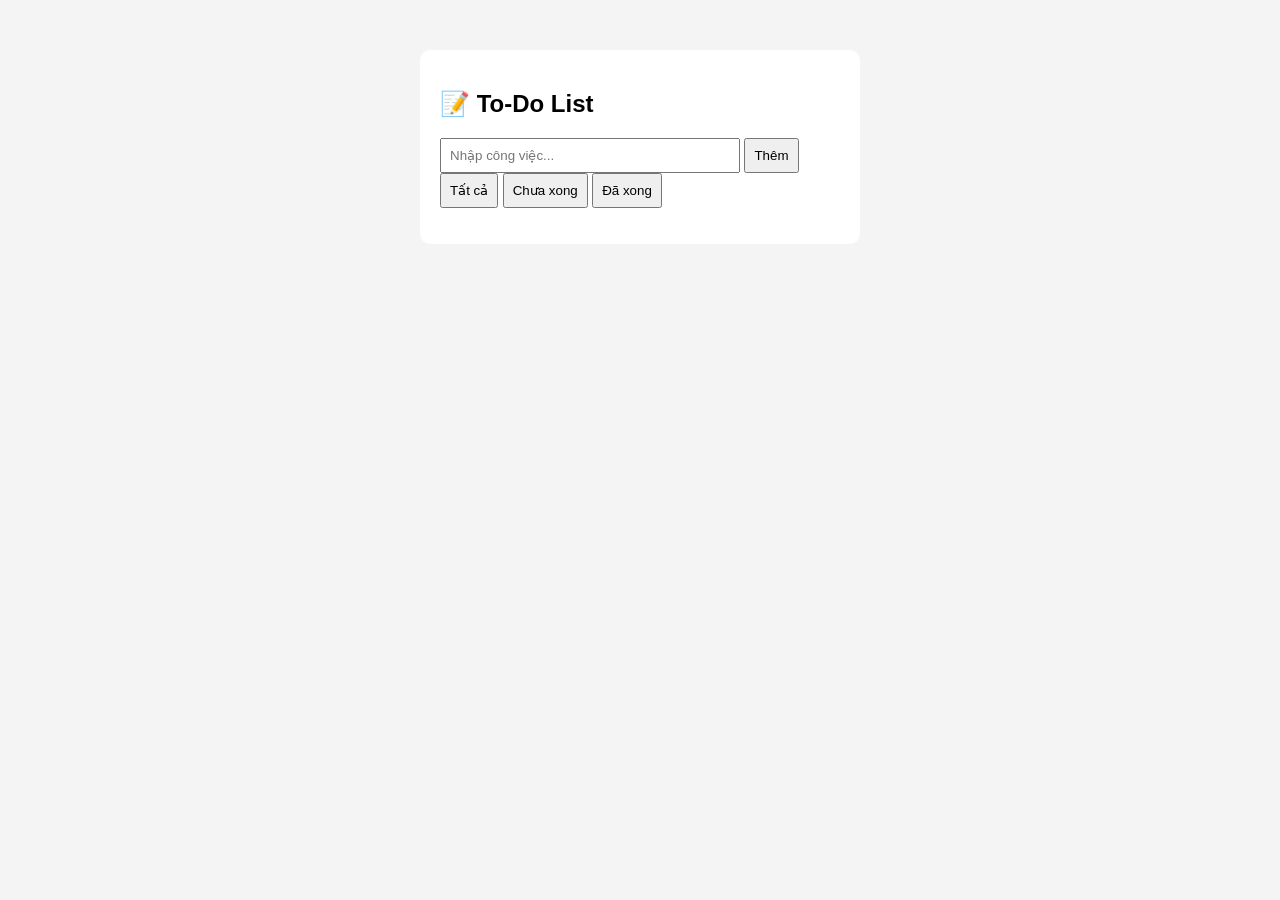
<file: index.html>
<!doctype html>
<html lang="vi">
  <head>
    <meta charset="UTF-8" />
    <title>To-Do App</title>
    <link rel="stylesheet" href="style.css" />
  </head>
  <body>
    <div class="container">
      <h2>📝 To-Do List</h2>

      <div class="input-group">
        <input id="taskInput" placeholder="Nhập công việc..." />
        <button onclick="addTask()">Thêm</button>
      </div>

      <div class="filters">
        <button onclick="filterTasks('all')">Tất cả</button>
        <button onclick="filterTasks('active')">Chưa xong</button>
        <button onclick="filterTasks('done')">Đã xong</button>
      </div>

      <ul id="taskList"></ul>
    </div>

    <script src="app.js"></script>
  </body>
</html>
</file>
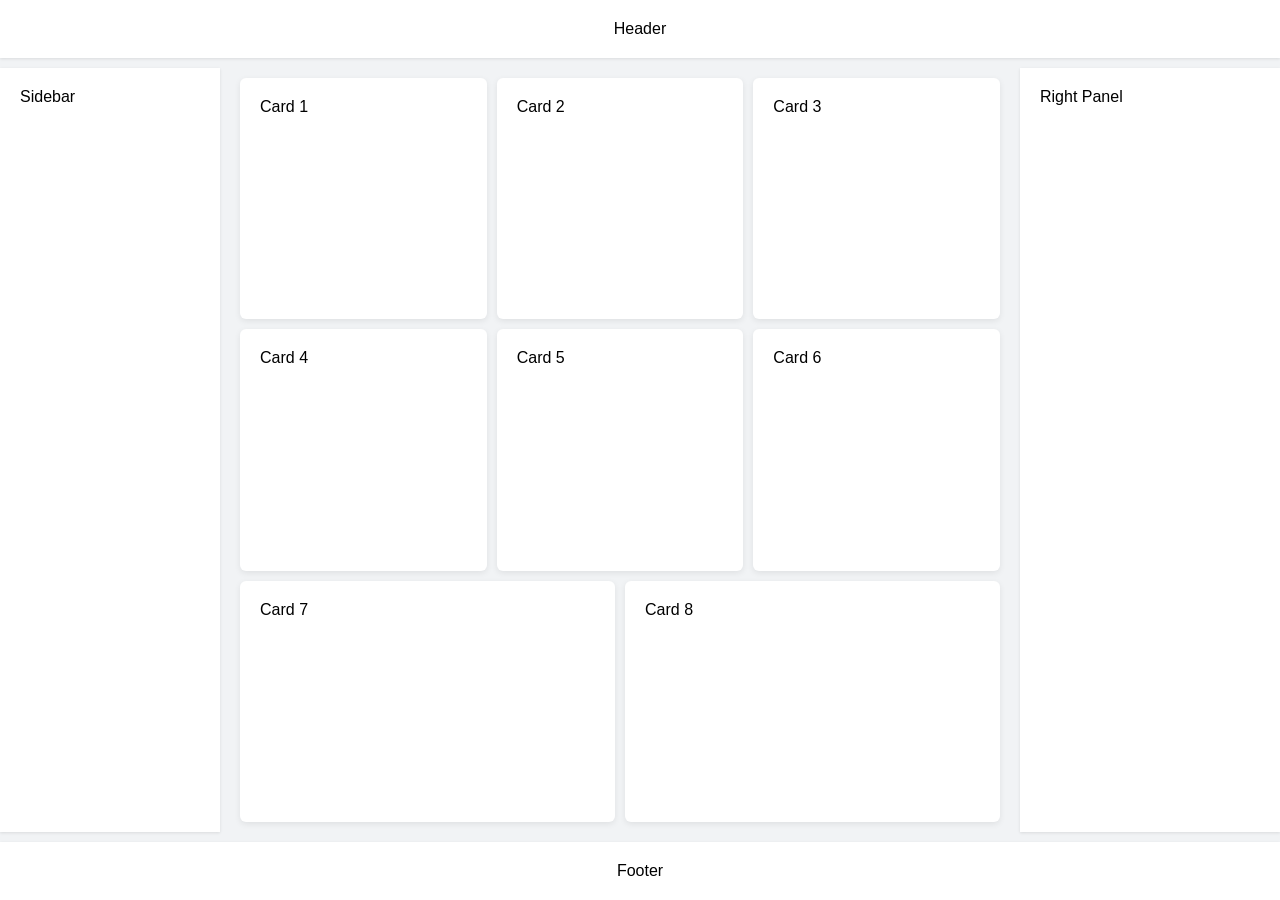
<file: 15/04/2026/index.html>
<!doctype html>
<html lang="en">
  <head>
    <meta charset="UTF-8" />
    <meta name="viewport" content="width=device-width, initial-scale=1.0" />
    <title>Dashboard</title>

    <style>
      /* ===== Reset ===== */
      * {
        margin: 0;
        padding: 0;
        box-sizing: border-box;
      }

      body {
        font-family: Arial, sans-serif;
        background: #f1f3f5;
      }

      /* ===== Layout ===== */
      .layout {
        display: flex;
        flex-direction: column;
        gap: 10px;
        min-height: 100vh;
      }

      /* ===== Blocks ===== */
      .layout__header,
      .layout__footer {
        background: #ffffff;
        padding: 20px;
        text-align: center;
        box-shadow: 0 1px 3px rgba(0, 0, 0, 0.1);
      }

      .layout__sidebar,
      .layout__right {
        background: #ffffff;
        padding: 20px;
        box-shadow: 0 1px 3px rgba(0, 0, 0, 0.1);
      }

      .layout__main {
        display: flex;
        flex-wrap: wrap;
        gap: 10px;
        padding: 10px;
      }

      /* ===== Card ===== */
      .card {
        flex: 1 1 100%;
        background: #ffffff;
        padding: 20px;
        border-radius: 6px;
        box-shadow: 0 2px 6px rgba(0, 0, 0, 0.08);
        transition:
          transform 0.2s ease,
          box-shadow 0.2s ease;
      }

      .card:hover {
        transform: translateY(-4px);
        box-shadow: 0 4px 12px rgba(0, 0, 0, 0.12);
      }

      /* ===== Tablet ===== */
      @media (min-width: 768px) {
        .layout {
          display: grid;
          grid-template-columns: 220px 1fr;
          grid-template-rows: auto 1fr auto;
          grid-template-areas:
            "header header"
            "sidebar main"
            "footer footer";
        }

        .layout__header {
          grid-area: header;
        }
        .layout__sidebar {
          grid-area: sidebar;
        }
        .layout__main {
          grid-area: main;
        }
        .layout__footer {
          grid-area: footer;
        }

        .layout__right {
          display: none;
        }

        .card {
          flex: 1 1 calc(50% - 10px);
        }
      }

      /* ===== Desktop ===== */
      @media (min-width: 1024px) {
        .layout {
          grid-template-columns: 220px 1fr 260px;
          grid-template-areas:
            "header header header"
            "sidebar main right"
            "footer footer footer";
        }

        .layout__right {
          display: block;
          grid-area: right;
        }

        .card {
          flex: 1 1 calc(33.33% - 10px);
        }
      }
    </style>
  </head>

  <body>
    <div class="layout">
      <header class="layout__header">Header</header>

      <aside class="layout__sidebar">Sidebar</aside>

      <main class="layout__main">
        <div class="card">Card 1</div>
        <div class="card">Card 2</div>
        <div class="card">Card 3</div>
        <div class="card">Card 4</div>
        <div class="card">Card 5</div>
        <div class="card">Card 6</div>
        <div class="card">Card 7</div>
        <div class="card">Card 8</div>
      </main>

      <aside class="layout__right">Right Panel</aside>

      <footer class="layout__footer">Footer</footer>
    </div>
  </body>
</html>
</file>
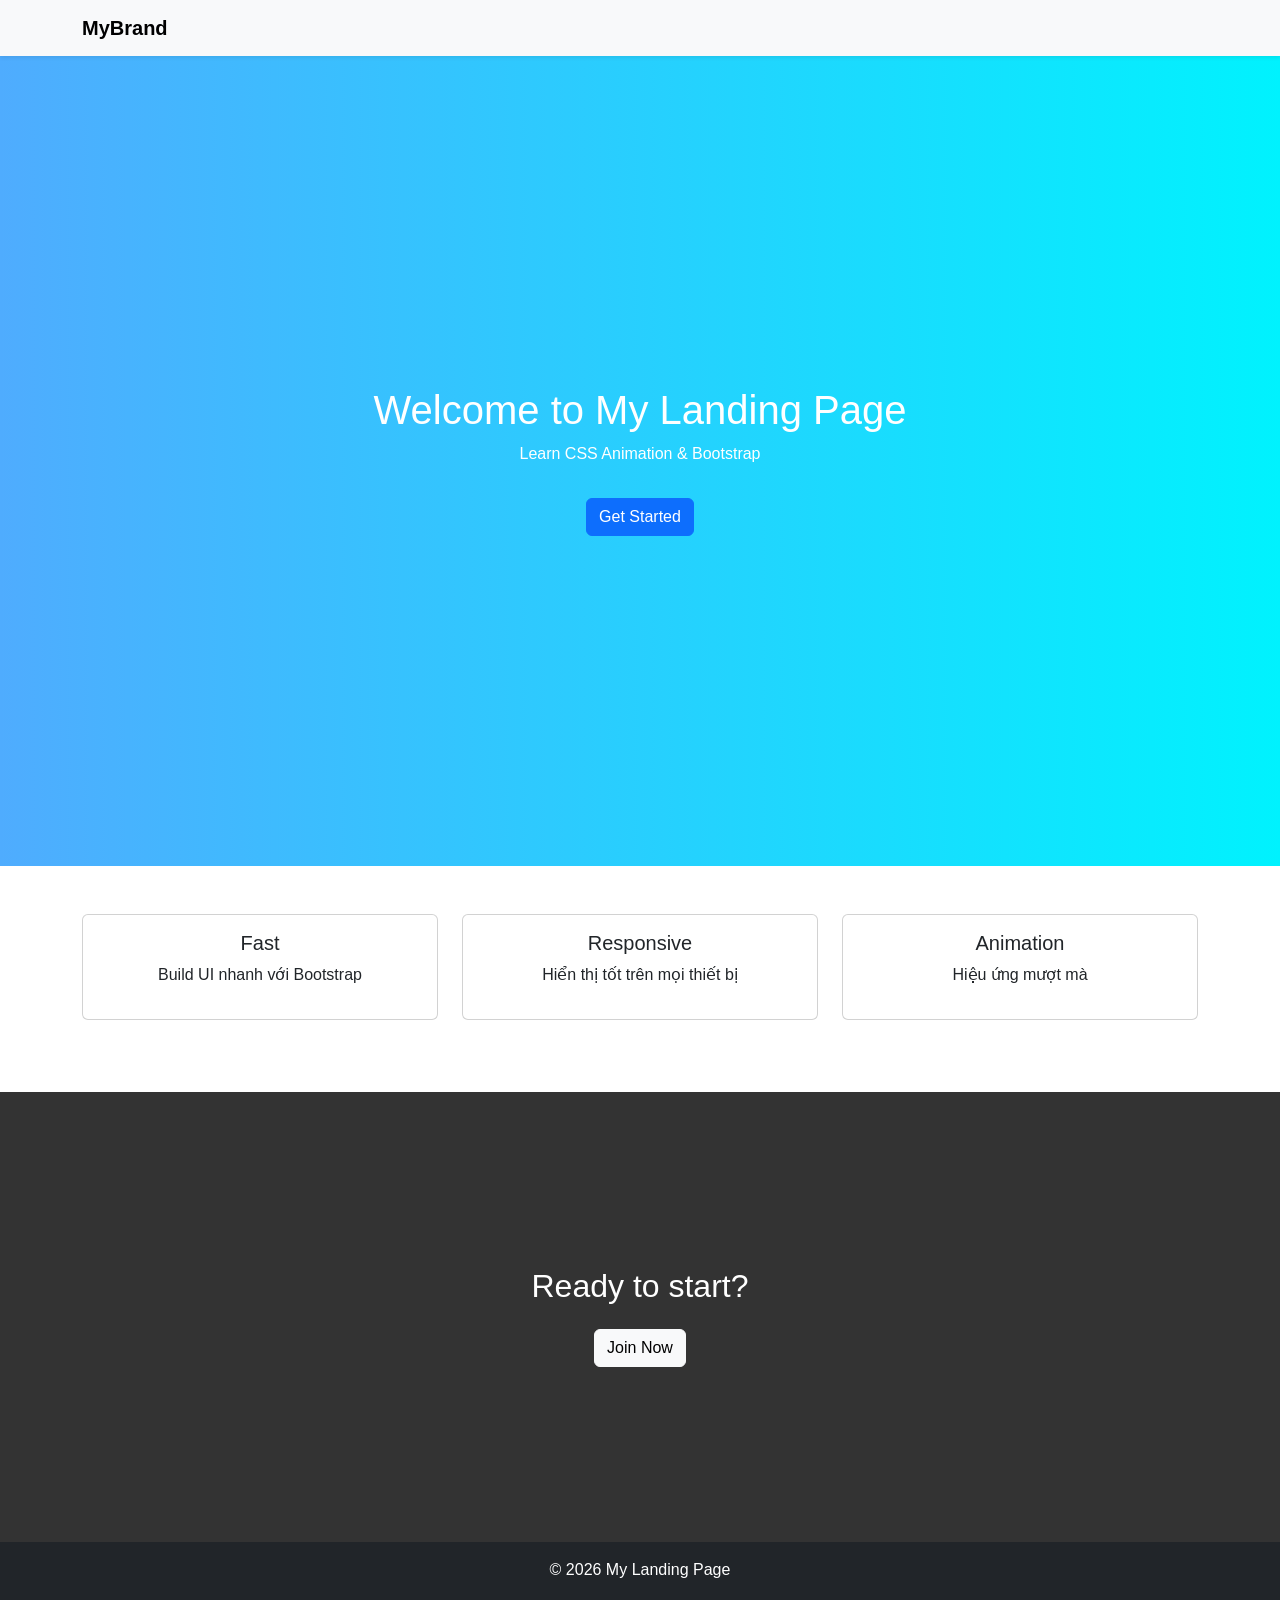
<file: 16/04/2026/index.html>
<!doctype html>
<html lang="vi">
  <head>
    <meta charset="UTF-8" />
    <title>Landing Page Demo</title>
    <meta name="viewport" content="width=device-width, initial-scale=1" />

    <link
      href="https://cdn.jsdelivr.net/npm/bootstrap@5.3.0/dist/css/bootstrap.min.css"
      rel="stylesheet"
    />

    <link rel="stylesheet" href="style.css" />
  </head>
  <body>
    <nav class="navbar navbar-expand-lg navbar-light bg-light shadow-sm">
      <div class="container">
        <a class="navbar-brand fw-bold" href="#">MyBrand</a>
      </div>
    </nav>

    <section class="hero text-center d-flex align-items-center">
      <div class="container">
        <h1 class="fade-in">Welcome to My Landing Page</h1>
        <p class="slide-up">Learn CSS Animation & Bootstrap</p>
        <a href="#" class="btn btn-primary mt-3 pulse">Get Started</a>
      </div>
    </section>

    <section class="py-5">
      <div class="container">
        <div class="row text-center">
          <div class="col-md-4 mb-4">
            <div class="card p-3 hover-card">
              <h5>Fast</h5>
              <p>Build UI nhanh với Bootstrap</p>
            </div>
          </div>

          <div class="col-md-4 mb-4">
            <div class="card p-3 hover-card">
              <h5>Responsive</h5>
              <p>Hiển thị tốt trên mọi thiết bị</p>
            </div>
          </div>

          <div class="col-md-4 mb-4">
            <div class="card p-3 hover-card">
              <h5>Animation</h5>
              <p>Hiệu ứng mượt mà</p>
            </div>
          </div>
        </div>
      </div>
    </section>

    <section class="cta text-center text-white d-flex align-items-center">
      <div class="container">
        <h2 class="fade-in">Ready to start?</h2>
        <button class="btn btn-light spin mt-3">Join Now</button>
      </div>
    </section>

    <footer class="text-center py-3 bg-dark text-white">
      <p>© 2026 My Landing Page</p>
    </footer>
  </body>
</html>
</file>
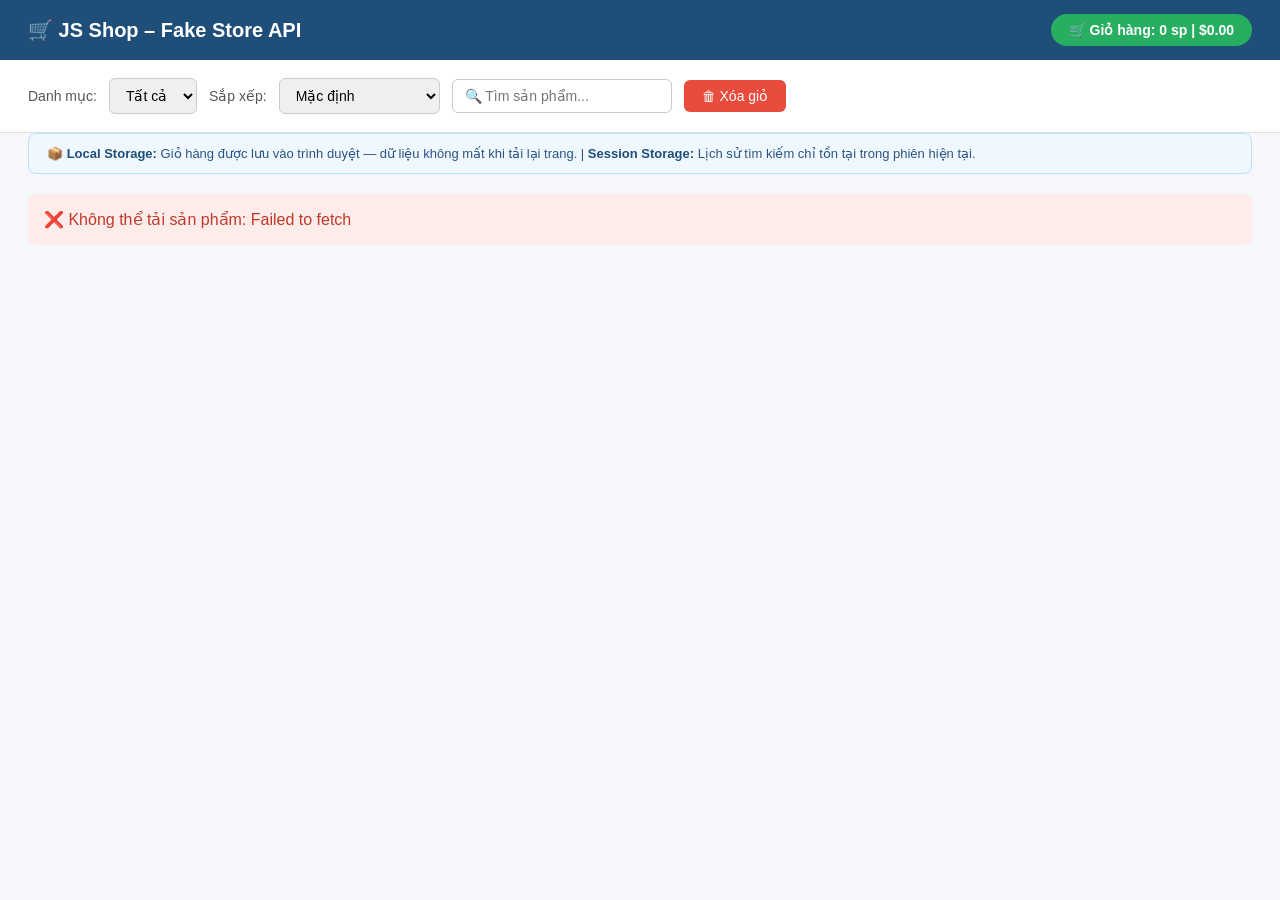
<file: 20/04/2026/index.html>
<!doctype html>
<html lang="vi">
  <head>
    <meta charset="UTF-8" />
    <title>Thực hành 2 – JS Shop | Fake Store API</title>
    <style>
      * {
        box-sizing: border-box;
        margin: 0;
        padding: 0;
      }
      body {
        font-family: Arial, sans-serif;
        background: #f5f7fa;
        min-height: 100vh;
      }

      header {
        background: #1f4e79;
        color: white;
        padding: 14px 28px;
        display: flex;
        justify-content: space-between;
        align-items: center;
        position: sticky;
        top: 0;
        z-index: 50;
      }
      header h1 {
        font-size: 20px;
      }
      #cart-btn {
        background: #27ae60;
        border: none;
        color: white;
        padding: 8px 18px;
        border-radius: 20px;
        cursor: pointer;
        font-size: 14px;
        font-weight: bold;
      }
      #cart-btn:hover {
        background: #219a52;
      }

      .controls {
        padding: 18px 28px;
        display: flex;
        gap: 12px;
        flex-wrap: wrap;
        align-items: center;
        background: white;
        border-bottom: 1px solid #e0e0e0;
      }
      .controls label {
        font-size: 14px;
        color: #555;
      }
      select,
      input[type="text"] {
        padding: 8px 12px;
        border-radius: 6px;
        border: 1px solid #ccc;
        font-size: 14px;
      }
      input[type="text"] {
        width: 220px;
      }
      button {
        padding: 8px 18px;
        border-radius: 6px;
        border: none;
        cursor: pointer;
        background: #1f4e79;
        color: white;
        font-size: 14px;
      }
      button:hover {
        background: #2e75b6;
      }
      #sort {
        padding: 8px 12px;
        border-radius: 6px;
        border: 1px solid #ccc;
        font-size: 14px;
      }

      #loading {
        text-align: center;
        padding: 60px;
        color: #888;
        font-size: 18px;
      }
      #error-msg {
        background: #fdecea;
        color: #c0392b;
        padding: 16px;
        margin: 16px 28px;
        border-radius: 8px;
        display: none;
      }
      .grid {
        display: grid;
        grid-template-columns: repeat(auto-fill, minmax(210px, 1fr));
        gap: 18px;
        padding: 20px 28px;
      }
      .card {
        background: white;
        border-radius: 10px;
        padding: 16px;
        box-shadow: 0 2px 8px rgba(0, 0, 0, 0.09);
        display: flex;
        flex-direction: column;
        transition: box-shadow 0.2s;
      }
      .card:hover {
        box-shadow: 0 6px 18px rgba(0, 0, 0, 0.15);
      }
      .card img {
        width: 100%;
        height: 170px;
        object-fit: contain;
        margin-bottom: 12px;
      }
      .card-category {
        font-size: 10px;
        color: #888;
        text-transform: uppercase;
        letter-spacing: 0.5px;
        margin-bottom: 4px;
      }
      .card-title {
        font-size: 13px;
        font-weight: bold;
        color: #1f4e79;
        flex: 1;
        margin-bottom: 8px;
        line-height: 1.4;
      }
      .card-rating {
        font-size: 12px;
        color: #f39c12;
        margin-bottom: 6px;
      }
      .card-price {
        font-size: 20px;
        color: #e74c3c;
        font-weight: bold;
        margin-bottom: 12px;
      }
      .btn-add {
        width: 100%;
        padding: 9px;
        background: #27ae60;
        color: white;
        border: none;
        border-radius: 6px;
        cursor: pointer;
        font-size: 13px;
        font-weight: bold;
      }
      .btn-add:hover {
        background: #219a52;
      }
      .btn-add.added {
        background: #2e75b6;
      }

      .toast {
        position: fixed;
        bottom: 24px;
        right: 24px;
        background: #27ae60;
        color: white;
        padding: 12px 22px;
        border-radius: 8px;
        font-size: 14px;
        max-width: 300px;
        transform: translateY(80px);
        opacity: 0;
        transition: all 0.3s;
        pointer-events: none;
        z-index: 200;
      }
      .toast.show {
        transform: translateY(0);
        opacity: 1;
      }

      .modal-overlay {
        display: none;
        position: fixed;
        inset: 0;
        background: rgba(0, 0, 0, 0.5);
        z-index: 100;
        justify-content: center;
        align-items: center;
      }
      .modal-overlay.open {
        display: flex;
      }
      .modal-box {
        background: white;
        border-radius: 12px;
        padding: 24px;
        width: 500px;
        max-width: 95vw;
        max-height: 85vh;
        overflow-y: auto;
      }
      .modal-box h2 {
        color: #1f4e79;
        margin-bottom: 16px;
        border-bottom: 2px solid #e0e0e0;
        padding-bottom: 8px;
      }
      .cart-empty {
        text-align: center;
        color: #888;
        padding: 32px 0;
        font-size: 16px;
      }
      .cart-item {
        display: flex;
        gap: 12px;
        padding: 10px 0;
        border-bottom: 1px solid #f0f0f0;
        align-items: center;
      }
      .cart-item img {
        width: 50px;
        height: 50px;
        object-fit: contain;
      }
      .cart-item-info {
        flex: 1;
      }
      .cart-item-name {
        font-size: 13px;
        font-weight: bold;
        color: #333;
        line-height: 1.3;
      }
      .cart-item-price {
        font-size: 12px;
        color: #888;
        margin-top: 2px;
      }
      .cart-item-qty {
        display: flex;
        align-items: center;
        gap: 8px;
      }
      .qty-btn {
        width: 26px;
        height: 26px;
        border: 1px solid #ccc;
        background: #f5f5f5;
        border-radius: 4px;
        cursor: pointer;
        font-size: 14px;
      }
      .qty-btn:hover {
        background: #e0e0e0;
      }
      .cart-item-total {
        font-weight: bold;
        color: #e74c3c;
        font-size: 14px;
        min-width: 60px;
        text-align: right;
      }
      .cart-summary {
        margin-top: 16px;
        padding-top: 12px;
        border-top: 2px solid #1f4e79;
        display: flex;
        justify-content: space-between;
        align-items: center;
      }
      .cart-total-label {
        font-size: 16px;
        font-weight: bold;
        color: #333;
      }
      .cart-total-price {
        font-size: 22px;
        font-weight: bold;
        color: #e74c3c;
      }
      .modal-actions {
        display: flex;
        gap: 10px;
        margin-top: 16px;
      }
      .btn-checkout {
        flex: 1;
        padding: 12px;
        background: #27ae60;
        color: white;
        border: none;
        border-radius: 6px;
        cursor: pointer;
        font-size: 15px;
        font-weight: bold;
      }
      .btn-checkout:hover {
        background: #219a52;
      }
      .btn-modal-close {
        padding: 12px 20px;
        background: #888;
        color: white;
        border: none;
        border-radius: 6px;
        cursor: pointer;
        font-size: 14px;
      }
      .btn-clear-cart {
        padding: 12px 20px;
        background: #e74c3c;
        color: white;
        border: none;
        border-radius: 6px;
        cursor: pointer;
        font-size: 14px;
      }
      .btn-clear-cart:hover {
        background: #c0392b;
      }

      .storage-info {
        background: #f0f8ff;
        border: 1px solid #bee3f8;
        border-radius: 8px;
        padding: 12px 18px;
        margin: 0 28px 20px;
        font-size: 13px;
        color: #2c5282;
      }
      .storage-info strong {
        color: #1f4e79;
      }
    </style>
  </head>
  <body>
    <header>
      <h1>🛒 JS Shop – Fake Store API</h1>
      <button id="cart-btn" onclick="openCart()">
        🛒 Giỏ hàng: 0 sp | $0.00
      </button>
    </header>

    <div class="controls">
      <label>Danh mục:</label>
      <select id="cat-filter" onchange="applyFilters()">
        <option value="all">Tất cả</option>
      </select>
      <label>Sắp xếp:</label>
      <select id="sort" onchange="applyFilters()">
        <option value="default">Mặc định</option>
        <option value="price-asc">Giá tăng dần</option>
        <option value="price-desc">Giá giảm dần</option>
        <option value="rating">Đánh giá cao nhất</option>
      </select>
      <input
        type="text"
        id="search"
        placeholder="🔍 Tìm sản phẩm..."
        oninput="applyFilters()"
      />
      <button onclick="clearCart()" style="background: #e74c3c">
        🗑 Xóa giỏ
      </button>
    </div>

    <div class="storage-info" id="storage-info">
      📦 <strong>Local Storage:</strong> Giỏ hàng được lưu vào trình duyệt — dữ
      liệu không mất khi tải lại trang. | <strong>Session Storage:</strong> Lịch
      sử tìm kiếm chỉ tồn tại trong phiên hiện tại.
    </div>

    <div id="loading">⏳ Đang tải sản phẩm từ API...</div>
    <div id="error-msg"></div>
    <div class="grid" id="grid"></div>

    <div class="toast" id="toast"></div>

    <div class="modal-overlay" id="cart-modal">
      <div class="modal-box">
        <h2>🛒 Giỏ hàng của bạn</h2>
        <div id="cart-content"></div>
        <div class="modal-actions">
          <button
            class="btn-clear-cart"
            onclick="
              clearCart();
              closeCart();
            "
          >
            Xóa giỏ
          </button>
          <button class="btn-modal-close" onclick="closeCart()">Đóng</button>
          <button class="btn-checkout" onclick="checkout()">
            Thanh toán ✓
          </button>
        </div>
      </div>
    </div>

    <script>
      let allProducts = [];
      let cart = JSON.parse(localStorage.getItem("jsshop_v2_cart") || "[]");
      let searchHistory = JSON.parse(
        sessionStorage.getItem("jsshop_search_history") || "[]",
      );

      async function loadProducts() {
        try {
          const res = await fetch("https://fakestoreapi.com/products");
          if (!res.ok) throw new Error("HTTP " + res.status);
          allProducts = await res.json();
          setupFilters();
          renderProducts(allProducts);
        } catch (err) {
          document.getElementById("loading").style.display = "none";
          const errEl = document.getElementById("error-msg");
          errEl.textContent = "❌ Không thể tải sản phẩm: " + err.message;
          errEl.style.display = "block";
          console.error("[fetchProducts] Lỗi:", err);
        }
      }

      async function addProductAPI(product) {
        try {
          const res = await fetch("https://fakestoreapi.com/products", {
            method: "POST",
            headers: { "Content-Type": "application/json" },
            body: JSON.stringify(product),
          });
          const data = await res.json();
          console.log("[POST] Sản phẩm mới được tạo (giả lập):", data);
        } catch (err) {
          console.error("[POST] Lỗi:", err);
        }
      }

      function setupFilters() {
        const cats = [...new Set(allProducts.map((p) => p.category))];
        const sel = document.getElementById("cat-filter");
        cats.forEach((c) => {
          const opt = document.createElement("option");
          opt.value = c;
          opt.textContent = c.charAt(0).toUpperCase() + c.slice(1);
          sel.appendChild(opt);
        });
      }

      function applyFilters() {
        let products = [...allProducts];
        const cat = document.getElementById("cat-filter").value;
        const sort = document.getElementById("sort").value;
        const search = document
          .getElementById("search")
          .value.toLowerCase()
          .trim();

        if (cat !== "all")
          products = products.filter((p) => p.category === cat);
        if (search) {
          products = products.filter((p) =>
            p.title.toLowerCase().includes(search),
          );
          if (search.length > 2 && !searchHistory.includes(search)) {
            searchHistory.unshift(search);
            if (searchHistory.length > 10) searchHistory.pop();
            sessionStorage.setItem(
              "jsshop_search_history",
              JSON.stringify(searchHistory),
            );
          }
        }
        if (sort === "price-asc") products.sort((a, b) => a.price - b.price);
        if (sort === "price-desc") products.sort((a, b) => b.price - a.price);
        if (sort === "rating")
          products.sort((a, b) => b.rating.rate - a.rating.rate);

        renderProducts(products);
      }

      function renderProducts(products) {
        document.getElementById("loading").style.display = "none";
        const grid = document.getElementById("grid");
        if (!products.length) {
          grid.innerHTML =
            '<p style="padding:40px;color:#888;grid-column:1/-1">Không tìm thấy sản phẩm phù hợp.</p>';
          return;
        }
        grid.innerHTML = products
          .map((p) => {
            const inCart = cart.some((i) => i.id === p.id);
            const stars =
              "★".repeat(Math.round(p.rating.rate)) +
              "☆".repeat(5 - Math.round(p.rating.rate));
            return `
        <div class="card">
          <img src="${p.image}" alt="${p.title}" loading="lazy">
          <div class="card-category">${p.category}</div>
          <div class="card-title">${p.title}</div>
          <div class="card-rating">${stars} ${p.rating.rate} (${p.rating.count})</div>
          <div class="card-price">$${p.price.toFixed(2)}</div>
          <button class="btn-add ${inCart ? "added" : ""}" onclick="addToCart(${p.id})">
            ${inCart ? "✓ Đã thêm" : "+ Thêm vào giỏ"}
          </button>
        </div>
      `;
          })
          .join("");
      }

      function addToCart(id) {
        const product = allProducts.find((p) => p.id === id);
        if (!product) return;
        const existing = cart.find((i) => i.id === id);
        if (existing) {
          existing.qty++;
        } else {
          cart.push({
            id: product.id,
            title: product.title,
            price: product.price,
            image: product.image,
            qty: 1,
          });
        }
        saveCart();
        updateCartBtn();
        applyFilters();
        showToast(`✅ Đã thêm: ${product.title.slice(0, 35)}...`);

        addProductAPI({
          title: product.title,
          price: product.price,
          category: product.category,
        });
      }

      function changeQty(id, delta) {
        const item = cart.find((i) => i.id === id);
        if (!item) return;
        item.qty += delta;
        if (item.qty <= 0) cart = cart.filter((i) => i.id !== id);
        saveCart();
        updateCartBtn();
        renderCartContent();
        applyFilters();
      }

      function saveCart() {
        localStorage.setItem("jsshop_v2_cart", JSON.stringify(cart));
      }

      function clearCart() {
        cart = [];
        saveCart();
        updateCartBtn();
        applyFilters();
        showToast("🗑 Đã xóa giỏ hàng");
      }

      function updateCartBtn() {
        const count = cart.reduce((s, i) => s + i.qty, 0);
        const total = cart.reduce((s, i) => s + i.price * i.qty, 0);
        document.getElementById("cart-btn").textContent =
          `🛒 Giỏ hàng: ${count} sp | $${total.toFixed(2)}`;
      }

      function renderCartContent() {
        const el = document.getElementById("cart-content");
        if (!cart.length) {
          el.innerHTML = '<div class="cart-empty">🛒 Giỏ hàng trống</div>';
          return;
        }
        const total = cart.reduce((s, i) => s + i.price * i.qty, 0);
        el.innerHTML = `
      ${cart
        .map(
          (i) => `
        <div class="cart-item">
          <img src="${i.image}" alt="${i.title}">
          <div class="cart-item-info">
            <div class="cart-item-name">${i.title.slice(0, 45)}...</div>
            <div class="cart-item-price">$${i.price.toFixed(2)} / sp</div>
          </div>
          <div class="cart-item-qty">
            <button class="qty-btn" onclick="changeQty(${i.id}, -1)">−</button>
            <span>${i.qty}</span>
            <button class="qty-btn" onclick="changeQty(${i.id}, +1)">+</button>
          </div>
          <div class="cart-item-total">$${(i.price * i.qty).toFixed(2)}</div>
        </div>
      `,
        )
        .join("")}
      <div class="cart-summary">
        <span class="cart-total-label">Tổng cộng:</span>
        <span class="cart-total-price">$${total.toFixed(2)}</span>
      </div>
    `;
      }

      function openCart() {
        renderCartContent();
        document.getElementById("cart-modal").classList.add("open");
      }
      function closeCart() {
        document.getElementById("cart-modal").classList.remove("open");
      }

      function checkout() {
        if (!cart.length) {
          showToast("⚠️ Giỏ hàng trống!");
          return;
        }
        clearCart();
        closeCart();
        showToast("🎉 Đặt hàng thành công! Cảm ơn bạn.");
      }

      function showToast(msg) {
        const t = document.getElementById("toast");
        t.textContent = msg;
        t.classList.add("show");
        setTimeout(() => t.classList.remove("show"), 2800);
      }

      loadProducts();
      updateCartBtn();
    </script>
  </body>
</html>
</file>
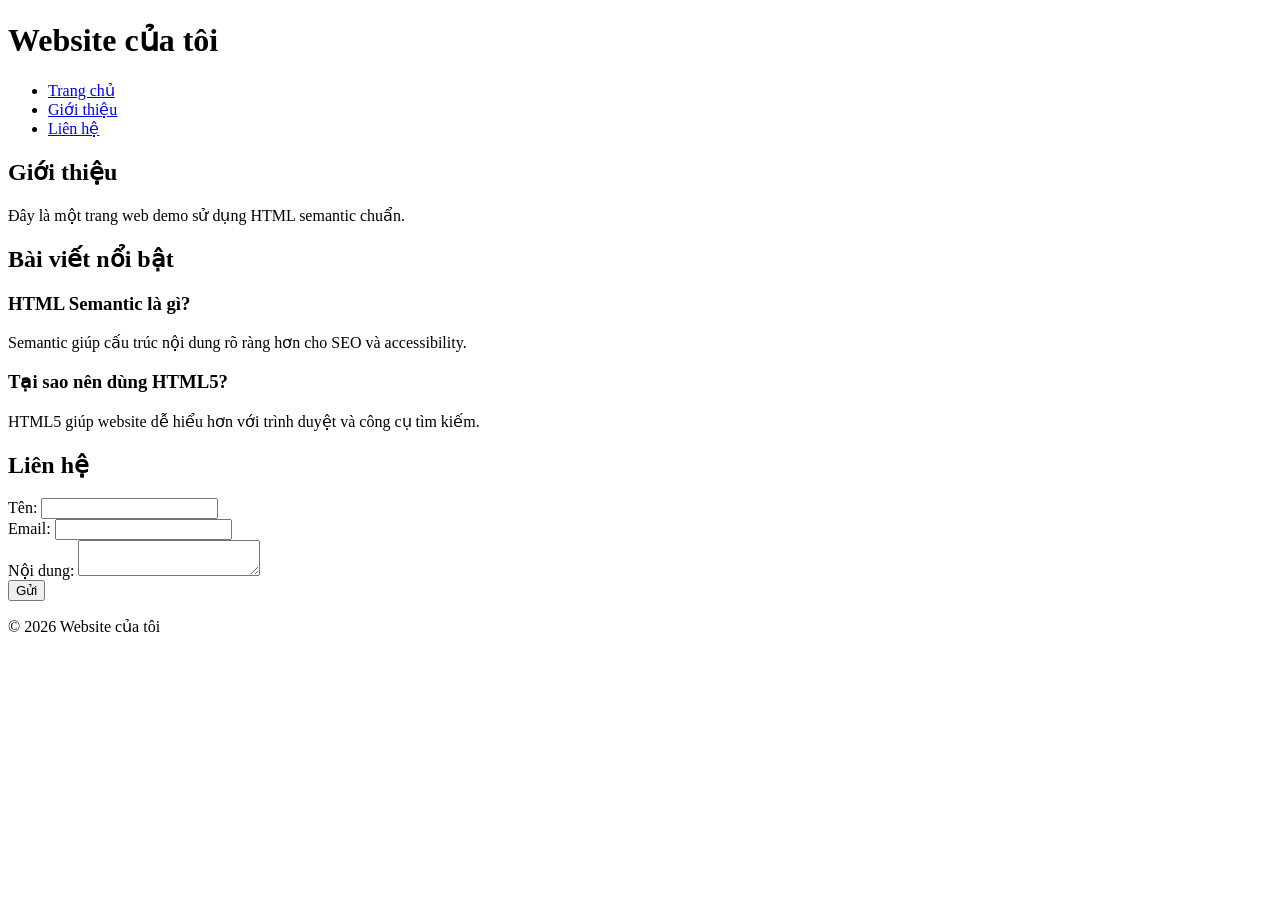
<file: 14/04/2026/demo.html>
<!doctype html>
<html lang="vi">
  <head>
    <meta charset="UTF-8" />
    <meta name="viewport" content="width=device-width, initial-scale=1.0" />

    <title>Trang Web Demo HTML Semantic</title>
    <meta
      name="description"
      content="Trang web demo sử dụng HTML5 semantic, form và tối ưu SEO cơ bản."
    />

    <meta property="og:title" content="Demo HTML Semantic" />
    <meta
      property="og:description"
      content="Ví dụ về layout HTML chuẩn semantic và SEO"
    />
    <meta property="og:type" content="website" />
  </head>

  <body>
    <header>
      <h1>Website của tôi</h1>
      <nav>
        <ul>
          <li><a href="#">Trang chủ</a></li>
          <li><a href="#">Giới thiệu</a></li>
          <li><a href="#">Liên hệ</a></li>
        </ul>
      </nav>
    </header>

    <main>
      <section>
        <h2>Giới thiệu</h2>
        <p>Đây là một trang web demo sử dụng HTML semantic chuẩn.</p>
      </section>

      <section>
        <h2>Bài viết nổi bật</h2>

        <article>
          <h3>HTML Semantic là gì?</h3>
          <p>
            Semantic giúp cấu trúc nội dung rõ ràng hơn cho SEO và
            accessibility.
          </p>
        </article>

        <article>
          <h3>Tại sao nên dùng HTML5?</h3>
          <p>
            HTML5 giúp website dễ hiểu hơn với trình duyệt và công cụ tìm kiếm.
          </p>
        </article>
      </section>

      <section>
        <h2>Liên hệ</h2>

        <form>
          <div>
            <label for="name">Tên:</label>
            <input type="text" id="name" name="name" required />
          </div>

          <div>
            <label for="email">Email:</label>
            <input type="email" id="email" name="email" required />
          </div>

          <div>
            <label for="message">Nội dung:</label>
            <textarea id="message" name="message" required></textarea>
          </div>

          <button type="submit">Gửi</button>
        </form>
      </section>
    </main>

    <footer>
      <p>&copy; 2026 Website của tôi</p>
    </footer>
  </body>
</html>
</file>
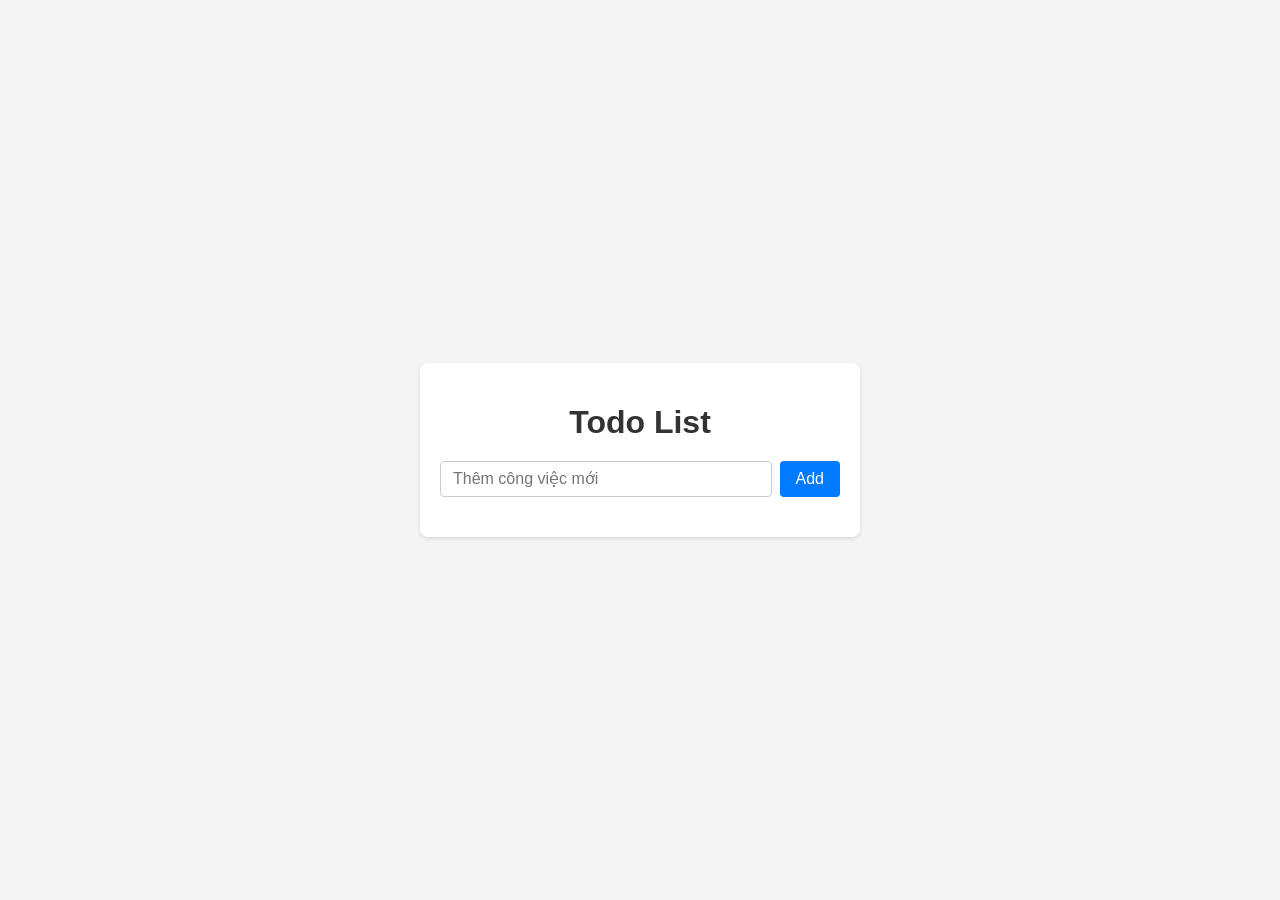
<file: 15/04/2026/test.html>
<!doctype html>
<html lang="vi">
  <head>
    <meta charset="UTF-8" />
    <meta name="viewport" content="width=device-width, initial-scale=1.0" />
    <title>Todo List</title>
    <style>
      /* Giao diện (UI/UX) */
      body {
        font-family: Arial, sans-serif;
        background-color: #f4f4f4;
        display: flex;
        justify-content: center;
        align-items: center;
        height: 100vh;
        margin: 0;
      }

      .todo-container {
        background-color: #fff;
        border-radius: 8px;
        box-shadow: 0 2px 4px rgba(0, 0, 0, 0.1);
        padding: 20px;
        width: 400px;
      }

      h1 {
        text-align: center;
        color: #333;
        margin-bottom: 20px;
      }

      .todo-input {
        display: flex;
        margin-bottom: 20px;
      }

      .todo-input input {
        flex-grow: 1;
        padding: 8px 12px;
        border: 1px solid #ccc;
        border-radius: 4px;
        font-size: 16px;
      }

      .todo-input button {
        background-color: #007bff;
        color: #fff;
        border: none;
        padding: 8px 16px;
        border-radius: 4px;
        font-size: 16px;
        cursor: pointer;
        margin-left: 8px;
      }

      .todo-input button:hover {
        background-color: #0056b3;
      }

      .todo-list {
        list-style-type: none;
        padding: 0;
      }

      .todo-item {
        display: flex;
        align-items: center;
        justify-content: space-between;
        padding: 12px;
        border-bottom: 1px solid #f1f1f1;
      }

      .todo-item.completed {
        text-decoration: line-through;
        color: #888;
      }

      .todo-item button {
        background-color: transparent;
        color: #007bff;
        border: none;
        cursor: pointer;
        font-size: 16px;
      }

      .todo-item button:hover {
        color: #0056b3;
      }
    </style>
  </head>
  <body>
    <div class="todo-container">
      <h1>Todo List</h1>
      <div class="todo-input">
        <input type="text" placeholder="Thêm công việc mới" id="todo-input" />
        <button id="add-todo">Add</button>
      </div>
      <ul class="todo-list" id="todo-list"></ul>
    </div>

    <script>
      // Lấy các phần tử DOM
      const todoInput = document.getElementById("todo-input");
      const addTodoButton = document.getElementById("add-todo");
      const todoList = document.getElementById("todo-list");

      // Lấy dữ liệu từ LocalStorage
      let todos = JSON.parse(localStorage.getItem("todos")) || [];
      renderTodos();

      // Thêm công việc mới
      todoInput.addEventListener("keyup", (e) => {
        if (e.key === "Enter") {
          addTodo();
        }
      });

      addTodoButton.addEventListener("click", addTodo);

      function addTodo() {
        const todoText = todoInput.value.trim();
        if (todoText === "") {
          // Hiển thị thông báo nếu để trống ô nhập
          alert("Vui lòng nhập nội dung công việc.");
          return;
        }

        const newTodo = {
          id: Date.now(),
          text: todoText,
          completed: false,
        };

        todos.push(newTodo);
        saveTodos();
        renderTodos();
        todoInput.value = "";
      }

      // Đánh dấu công việc hoàn thành
      function toggleTodo(id) {
        todos = todos.map((todo) => {
          if (todo.id === id) {
            return { ...todo, completed: !todo.completed };
          }
          return todo;
        });
        saveTodos();
        renderTodos();
      }

      // Xóa công việc
      function deleteTodo(id) {
        todos = todos.filter((todo) => todo.id !== id);
        saveTodos();
        renderTodos();
      }

      // Chỉnh sửa công việc
      function editTodo(id) {
        const todo = todos.find((t) => t.id === id);
        const newText = prompt("Chỉnh sửa công việc:", todo.text);
        if (newText !== null && newText.trim() !== "") {
          todo.text = newText.trim();
          saveTodos();
          renderTodos();
        }
      }

      // Hiển thị danh sách công việc
      function renderTodos() {
        todoList.innerHTML = "";
        todos.forEach((todo) => {
          const todoItem = document.createElement("li");
          todoItem.classList.add("todo-item");
          if (todo.completed) {
            todoItem.classList.add("completed");
          }

          const todoText = document.createElement("span");
          todoText.textContent = todo.text;

          const toggleButton = document.createElement("button");
          toggleButton.textContent = todo.completed ? "✓" : "☐";
          toggleButton.addEventListener("click", () => toggleTodo(todo.id));

          const editButton = document.createElement("button");
          editButton.textContent = "✎";
          editButton.addEventListener("click", () => editTodo(todo.id));

          const deleteButton = document.createElement("button");
          deleteButton.textContent = "✕";
          deleteButton.addEventListener("click", () => deleteTodo(todo.id));

          todoItem.appendChild(toggleButton);
          todoItem.appendChild(todoText);
          todoItem.appendChild(editButton);
          todoItem.appendChild(deleteButton);
          todoList.appendChild(todoItem);
        });
      }

      // Lưu dữ liệu vào LocalStorage
      function saveTodos() {
        localStorage.setItem("todos", JSON.stringify(todos));
      }
    </script>
  </body>
</html>
</file>
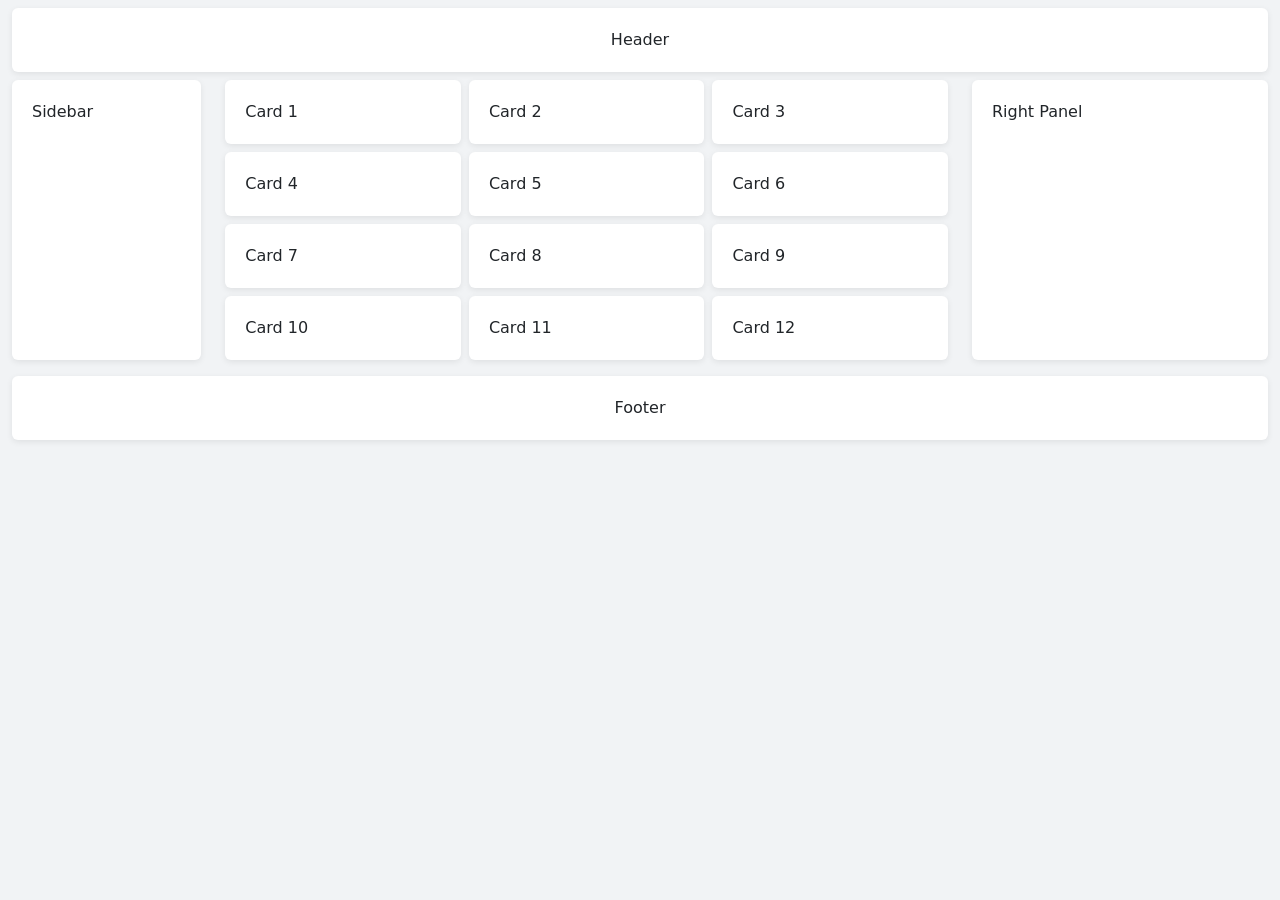
<file: 16/04/2026/test.html>
<!doctype html>
<html lang="en">
  <head>
    <meta charset="UTF-8" />
    <meta name="viewport" content="width=device-width, initial-scale=1.0" />
    <title>Dashboard Bootstrap</title>

    <link
      href="https://cdn.jsdelivr.net/npm/bootstrap@5.3.0/dist/css/bootstrap.min.css"
      rel="stylesheet"
    />

    <style>
      body {
        background: #f1f3f5;
      }

      .box {
        background: #fff;
        padding: 20px;
        border-radius: 6px;
        box-shadow: 0 2px 6px rgba(0, 0, 0, 0.08);
      }

      .card-custom {
        transition: all 0.2s ease;
      }

      .card-custom:hover {
        transform: translateY(-4px);
        box-shadow: 0 4px 12px rgba(0, 0, 0, 0.12);
      }
    </style>
  </head>

  <body>
    <div class="container-fluid py-2">
      <div class="row mb-2">
        <div class="col-12">
          <div class="box text-center">Header</div>
        </div>
      </div>

      <div class="row">
        <div class="col-12 col-md-3 col-lg-2 mb-2">
          <div class="box h-100">Sidebar</div>
        </div>

        <div class="col-12 col-md-9 col-lg-7 mb-2">
          <div class="row g-2">
            <div class="col-12 col-md-6 col-lg-4">
              <div class="box card-custom">Card 1</div>
            </div>

            <div class="col-12 col-md-6 col-lg-4">
              <div class="box card-custom">Card 2</div>
            </div>

            <div class="col-12 col-md-6 col-lg-4">
              <div class="box card-custom">Card 3</div>
            </div>

            <div class="col-12 col-md-6 col-lg-4">
              <div class="box card-custom">Card 4</div>
            </div>

            <div class="col-12 col-md-6 col-lg-4">
              <div class="box card-custom">Card 5</div>
            </div>

            <div class="col-12 col-md-6 col-lg-4">
              <div class="box card-custom">Card 6</div>
            </div>

            <div class="col-12 col-md-6 col-lg-4">
              <div class="box card-custom">Card 7</div>
            </div>

            <div class="col-12 col-md-6 col-lg-4">
              <div class="box card-custom">Card 8</div>
            </div>
            <div class="col-12 col-md-6 col-lg-4">
              <div class="box card-custom">Card 9</div>
            </div>
            <div class="col-12 col-md-6 col-lg-4">
              <div class="box card-custom">Card 10</div>
            </div>
            <div class="col-12 col-md-6 col-lg-4">
              <div class="box card-custom">Card 11</div>
            </div>
            <div class="col-12 col-md-6 col-lg-4">
              <div class="box card-custom">Card 12</div>
            </div>
          </div>
        </div>

        <div class="d-none d-lg-block col-lg-3 mb-2">
          <div class="box h-100">Right Panel</div>
        </div>
      </div>

      <div class="row mt-2">
        <div class="col-12">
          <div class="box text-center">Footer</div>
        </div>
      </div>
    </div>
  </body>
</html>
</file>
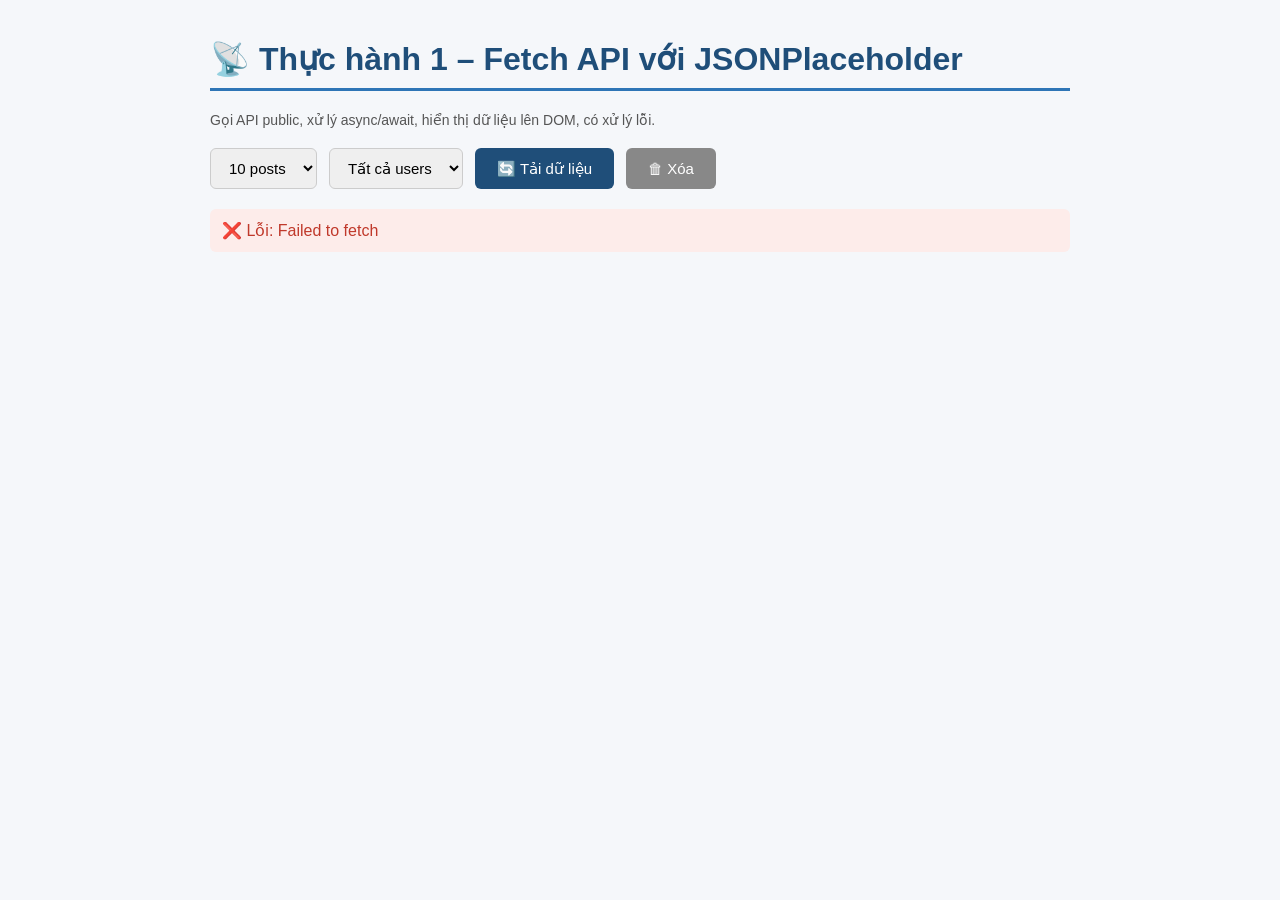
<file: 20/04/2026/test.html>
<!doctype html>
<html lang="vi">
  <head>
    <meta charset="UTF-8" />
    <title>Thực hành 1 – JSONPlaceholder Posts</title>
    <style>
      body {
        font-family: Arial, sans-serif;
        max-width: 860px;
        margin: 40px auto;
        padding: 0 20px;
        background: #f5f7fa;
      }
      h1 {
        color: #1f4e79;
        border-bottom: 3px solid #2e75b6;
        padding-bottom: 10px;
      }
      .controls {
        display: flex;
        gap: 12px;
        margin: 20px 0;
        flex-wrap: wrap;
      }
      button {
        background: #1f4e79;
        color: white;
        border: none;
        padding: 10px 22px;
        border-radius: 6px;
        cursor: pointer;
        font-size: 15px;
      }
      button:hover {
        background: #2e75b6;
      }
      select {
        padding: 10px 14px;
        border-radius: 6px;
        border: 1px solid #ccc;
        font-size: 15px;
      }
      #loading {
        color: #888;
        font-style: italic;
        display: none;
      }
      #error {
        color: #c0392b;
        background: #fdecea;
        padding: 12px;
        border-radius: 6px;
        display: none;
        margin: 10px 0;
      }
      #stats {
        background: #e8f4fd;
        border-radius: 6px;
        padding: 10px 16px;
        margin: 10px 0;
        font-size: 14px;
        color: #1f4e79;
        display: none;
      }
      .post-card {
        background: white;
        border-radius: 8px;
        padding: 16px 20px;
        margin: 12px 0;
        box-shadow: 0 2px 6px rgba(0, 0, 0, 0.08);
        border-left: 4px solid #2e75b6;
        transition: transform 0.15s;
      }
      .post-card:hover {
        transform: translateX(4px);
      }
      .post-id {
        font-size: 11px;
        color: #aaa;
        margin-bottom: 4px;
      }
      .post-title {
        font-weight: bold;
        color: #1f4e79;
        margin-bottom: 6px;
        font-size: 15px;
      }
      .post-body {
        color: #555;
        font-size: 14px;
        line-height: 1.5;
      }
      .badge {
        display: inline-block;
        background: #e3f0ff;
        color: #1f4e79;
        border-radius: 12px;
        padding: 2px 10px;
        font-size: 11px;
        margin-bottom: 6px;
      }
    </style>
  </head>
  <body>
    <h1>📡 Thực hành 1 – Fetch API với JSONPlaceholder</h1>
    <p style="color: #555; font-size: 14px">
      Gọi API public, xử lý async/await, hiển thị dữ liệu lên DOM, có xử lý lỗi.
    </p>

    <div class="controls">
      <select id="limit">
        <option value="5">5 posts</option>
        <option value="10" selected>10 posts</option>
        <option value="20">20 posts</option>
      </select>
      <select id="userId">
        <option value="">Tất cả users</option>
        <option value="1">User 1</option>
        <option value="2">User 2</option>
        <option value="3">User 3</option>
      </select>
      <button onclick="fetchPosts()">🔄 Tải dữ liệu</button>
      <button onclick="clearList()" style="background: #888">🗑 Xóa</button>
    </div>

    <p id="loading">⏳ Đang tải dữ liệu...</p>
    <p id="error"></p>
    <div id="stats"></div>
    <div id="post-list"></div>

    <script>
      function doSomethingWithData(data, callback) {
        const processed = data.map((p) => ({
          ...p,
          titleUpper: p.title.toUpperCase(),
        }));
        callback(processed);
      }

      function fetchWithPromise(url) {
        return fetch(url)
          .then((res) => {
            if (!res.ok) throw new Error("HTTP Error: " + res.status);
            return res.json();
          })
          .then((data) => {
            console.log("[Promise] Nhận được", data.length, "posts");
            return data;
          })
          .catch((err) => {
            console.error("[Promise] Lỗi:", err.message);
            throw err;
          });
      }

      async function fetchPosts() {
        const loading = document.getElementById("loading");
        const errorEl = document.getElementById("error");
        const stats = document.getElementById("stats");
        const list = document.getElementById("post-list");

        loading.style.display = "block";
        errorEl.style.display = "none";
        stats.style.display = "none";
        list.innerHTML = "";

        const limit = document.getElementById("limit").value;
        const userId = document.getElementById("userId").value;
        let url = `https://jsonplaceholder.typicode.com/posts?_limit=${limit}`;
        if (userId) url += `&userId=${userId}`;

        try {
          const startTime = Date.now();
          const response = await fetch(url);
          if (!response.ok)
            throw new Error(`HTTP ${response.status}: ${response.statusText}`);

          const posts = await response.json();
          const elapsed = Date.now() - startTime;

          doSomethingWithData(posts, (processed) => {
            console.log("[Callback] Đã xử lý", processed.length, "posts");
          });

          renderPosts(posts);
          stats.style.display = "block";
          stats.innerHTML = `✅ Tải thành công <strong>${posts.length} posts</strong> trong <strong>${elapsed}ms</strong> | URL: <code>${url}</code>`;
        } catch (err) {
          errorEl.textContent = "❌ Lỗi: " + err.message;
          errorEl.style.display = "block";
          console.error("[Async/Await] Lỗi catch:", err);
        } finally {
          loading.style.display = "none";
        }
      }

      function renderPosts(posts) {
        const list = document.getElementById("post-list");
        list.innerHTML = posts
          .map(
            (p) => `
        <div class="post-card">
          <div class="post-id">Post #${p.id}</div>
          <span class="badge">User ${p.userId}</span>
          <div class="post-title">${p.title}</div>
          <div class="post-body">${p.body}</div>
        </div>
      `,
          )
          .join("");
      }

      function clearList() {
        document.getElementById("post-list").innerHTML = "";
        document.getElementById("stats").style.display = "none";
        document.getElementById("error").style.display = "none";
      }

      fetchPosts();
    </script>
  </body>
</html>
</file>
<file: style.css>
body {
  font-family: Arial;
  background: #f4f4f4;
  display: flex;
  justify-content: center;
  margin-top: 50px;
}

.container {
  background: white;
  padding: 20px;
  width: 400px;
  border-radius: 10px;
}

input {
  width: 70%;
  padding: 8px;
}

button {
  padding: 8px;
  cursor: pointer;
}

li {
  display: flex;
  justify-content: space-between;
  margin-top: 10px;
}

.done {
  text-decoration: line-through;
  color: gray;
}
</file>
<file: 16/04/2026/style.css>
body {
  margin: 0;
  font-family: Arial, sans-serif;
}

.hero {
  height: 90vh;
  background: linear-gradient(to right, #4facfe, #00f2fe);
  color: white;
}

.cta {
  height: 50vh;
  background: #333;
}

.fade-in {
  animation: fadeIn 1.5s ease-in-out;
}

@keyframes fadeIn {
  from { opacity: 0; }
  to { opacity: 1; }
}

.slide-up {
  animation: slideUp 1s ease-out;
}

@keyframes slideUp {
  from {
    transform: translateY(40px);
    opacity: 0;
  }
  to {
    transform: translateY(0);
    opacity: 1;
  }
}

.pulse {
  animation: pulse 1.5s infinite;
}

@keyframes pulse {
  0% { transform: scale(1); }
  50% { transform: scale(1.1); }
  100% { transform: scale(1); }
}

.spin {
  animation: spin 2s linear infinite;
}

@keyframes spin {
  from { transform: rotate(0deg); }
  to { transform: rotate(360deg); }
}

.hover-card:hover {
  animation: bounce 0.6s;
}

@keyframes bounce {
  0% { transform: translateY(0); }
  50% { transform: translateY(-10px); }
  100% { transform: translateY(0); }
}


.hover-card {
  transition: all 0.3s ease;
  cursor: pointer;
}

.hover-card:hover {
  box-shadow: 0 10px 20px rgba(0,0,0,0.2);
}

@media (max-width: 768px) {
  .hero h1 {
    font-size: 28px;
  }
}
</file>
